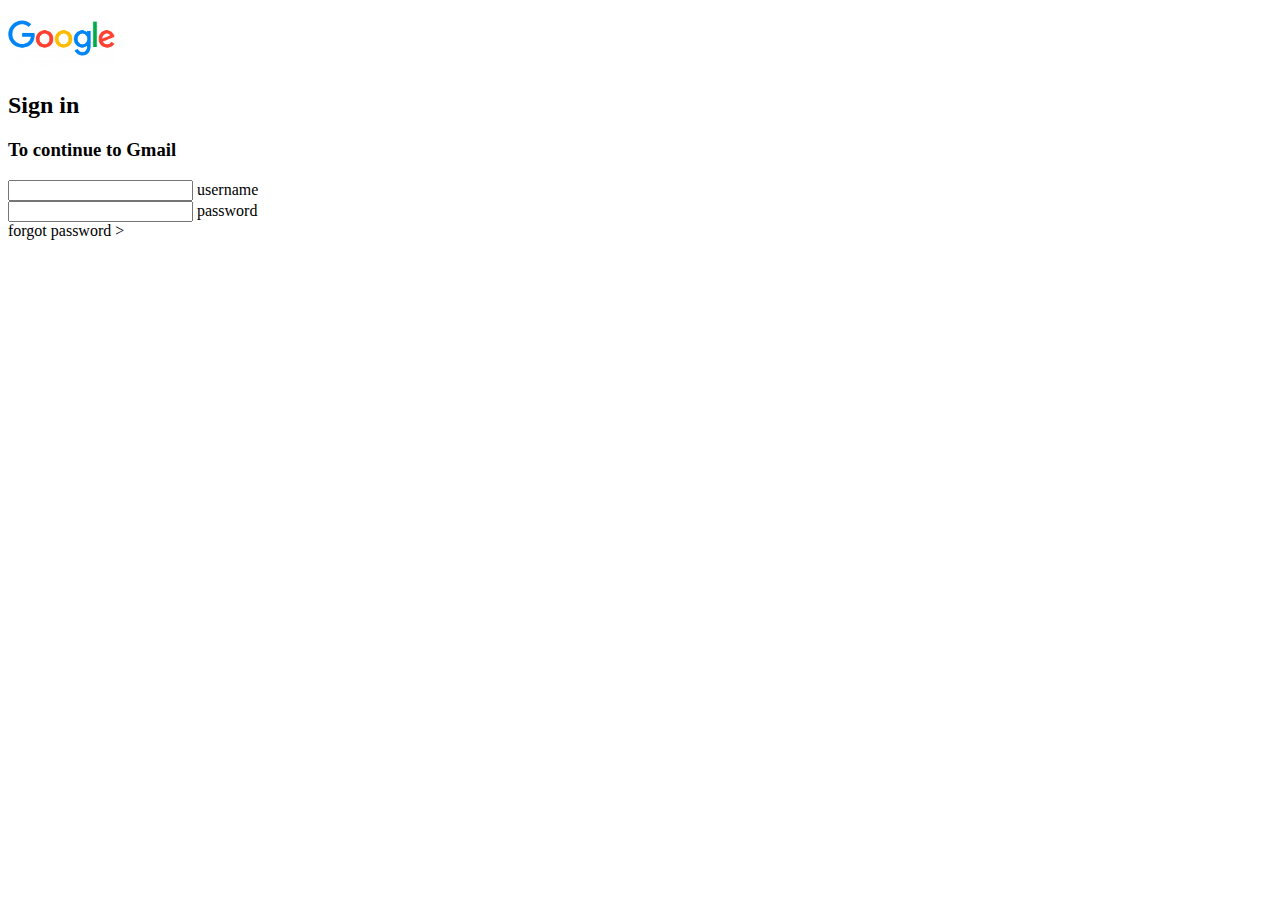
<file: Design1/index.html>
<!DOCTYPE html>
<html lang="en">
<head>
    <meta charset="UTF-8">
    <meta http-equiv="X-UA-Compatible" content="IE=edge">
    <meta name="viewport" content="width=device-width, initial-scale=1.0">
    <title>Document</title>
    <style>
        body{
            overflow-y: auto auto auto;
        }
    </style>
</head>
<body>
    <img src="/Google.png" wight 20vw, height="60vw"   alt="google logo">
    <h2> Sign in</h2>
    <h3>To continue to Gmail</h3>
    <div class="center">
        <form method="post"></form>
        <div class="text_field">
            <input type="text" required>
            <label>username</label>
            <div class="text_field"></div>
            <input type="password" required>
            <label>password</label>
        </div>
        
    </div>
    <div class="pass">forgot password
        >

    </div>
</body>
</html>
</file>
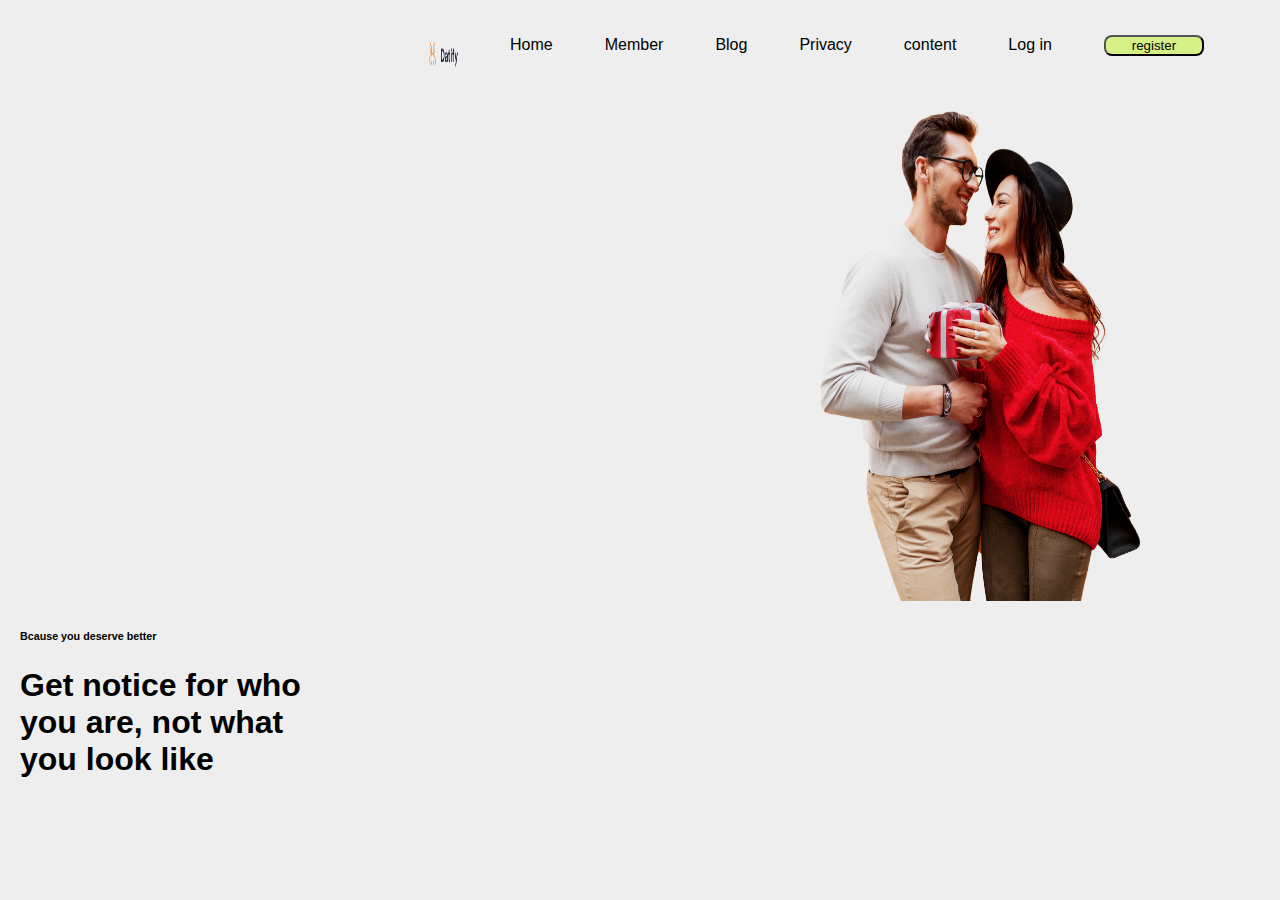
<file: lesson 11/index.html>
<!DOCTYPE html>
<html lang="en">
<head>
    <meta charset="UTF-8">
    <meta http-equiv="X-UA-Compatible" content="IE=edge">
    <meta name="viewport" content="width=device-width, initial-scale=1.0">
    <title>Document</title>
    <link rel="stylesheet" href="index.css">
</head>
<body>
  
<div class="landing">
  <div class="nav">
    <ul>
      <img class="logo2" src="./image/image2.png" alt="">
      <li>Home</li>
      <li>Member</li>
      <li>Blog</li>
      <li>Privacy</li>
      <li>content</li>
      <li>Log in</li>
      <input class="button" type="submit" value="register">
    </ul>
  </div>

  <img class="logo1" src="./image/image1.png" alt="">
  
   <div class="nav1">
    <h6>Bcause you deserve better</h6>
   </div>
    <div class="nav2">
    <h1>Get notice for who <br> you are, not what <br> you look like</h1>
   
   </div>

</div>

 
</body>
</html>
</file>
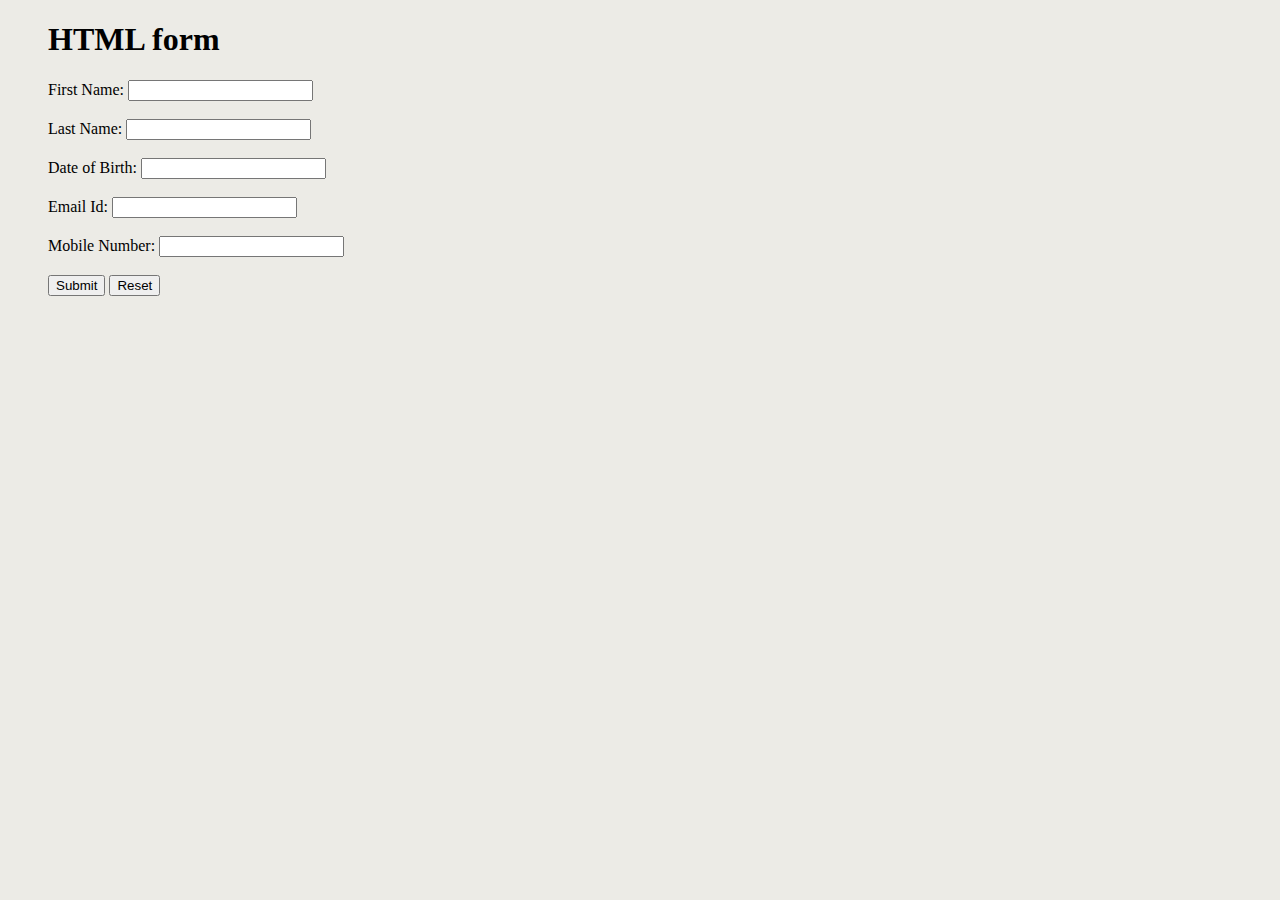
<file: Lesson 12/Index.html>
<!DOCTYPE html>
<html lang="en">
<head>
    <meta charset="UTF-8">
    <meta http-equiv="X-UA-Compatible" content="IE=edge">
    <meta name="viewport" content="width=device-width, initial-scale=1.0">
    <title>Document</title>
    <link rel="stylesheet" href="Style.css">
</head>
<body>
    <div>
        <H1>HTML form</H1>
        <form class="register">
            <label for="fnmae">First Name:</label>
            <input type="text" name="fname" id="fname"> <br><br>
            <label for="lname">Last Name:</label>
            <input type="text" name="lname" id="lname"><br><br>
            <label for="dob"> Date of Birth:</label>
            <input type="text" name="dob" id="dob"><br><br>
            <label for="ei">Email Id:</label>
            <input type="text" name="ei" id="ei"><br><br>
            <label for="mn">Mobile Number:</label>
            <input type="text" name="mn" id="mn"><br><br>
            <div class="sub">
            <input type="Submit" value="Submit" >
            <input type="Reset" value="Reset">
           </div>

        
        </form>
    </div>
</body>
</html>
</file>
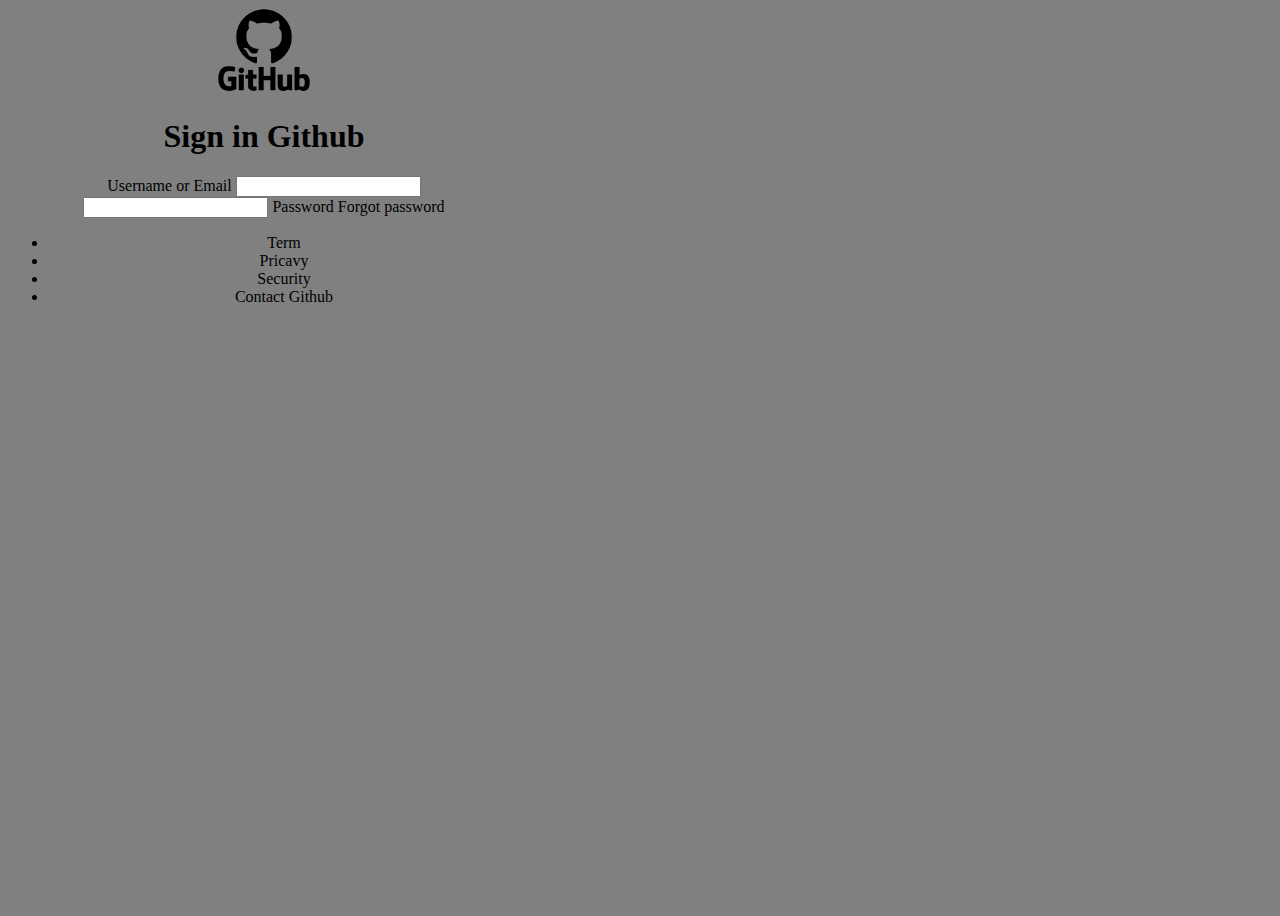
<file: Lesson 4/index.html>
<!DOCTYPE html>
<html lang="en">
<head>
    <meta charset="UTF-8">
    <meta http-equiv="X-UA-Compatible" content="IE=edge">
    <meta name="viewport" content="width=, initial-scale=1.0">
    <title>Github</title>
    <style>
        body{
            width: 40vw;
            height: 100vh;
            overflow-y: hidden;
            text-align: center;
            background-color: gray;

        }
    </style>
</head>
<body>
    
    <img src="logo.png" width= "150"alt="image">
    <h1>Sign in Github</h1>
    <form>
        <label> Username or Email</label>
        <input type="text">
        <div>
            <input type="text">
            <label>Password</label> 
            <label>Forgot password</label>

        </div>
       
        <footer>
            <ul>
                <li>Term</li>
                <li>Pricavy</li>
                <li>Security</li>
                <li>Contact Github</li>
            </ul>
        </footer>

    </form>
</body>
</html>
</file>
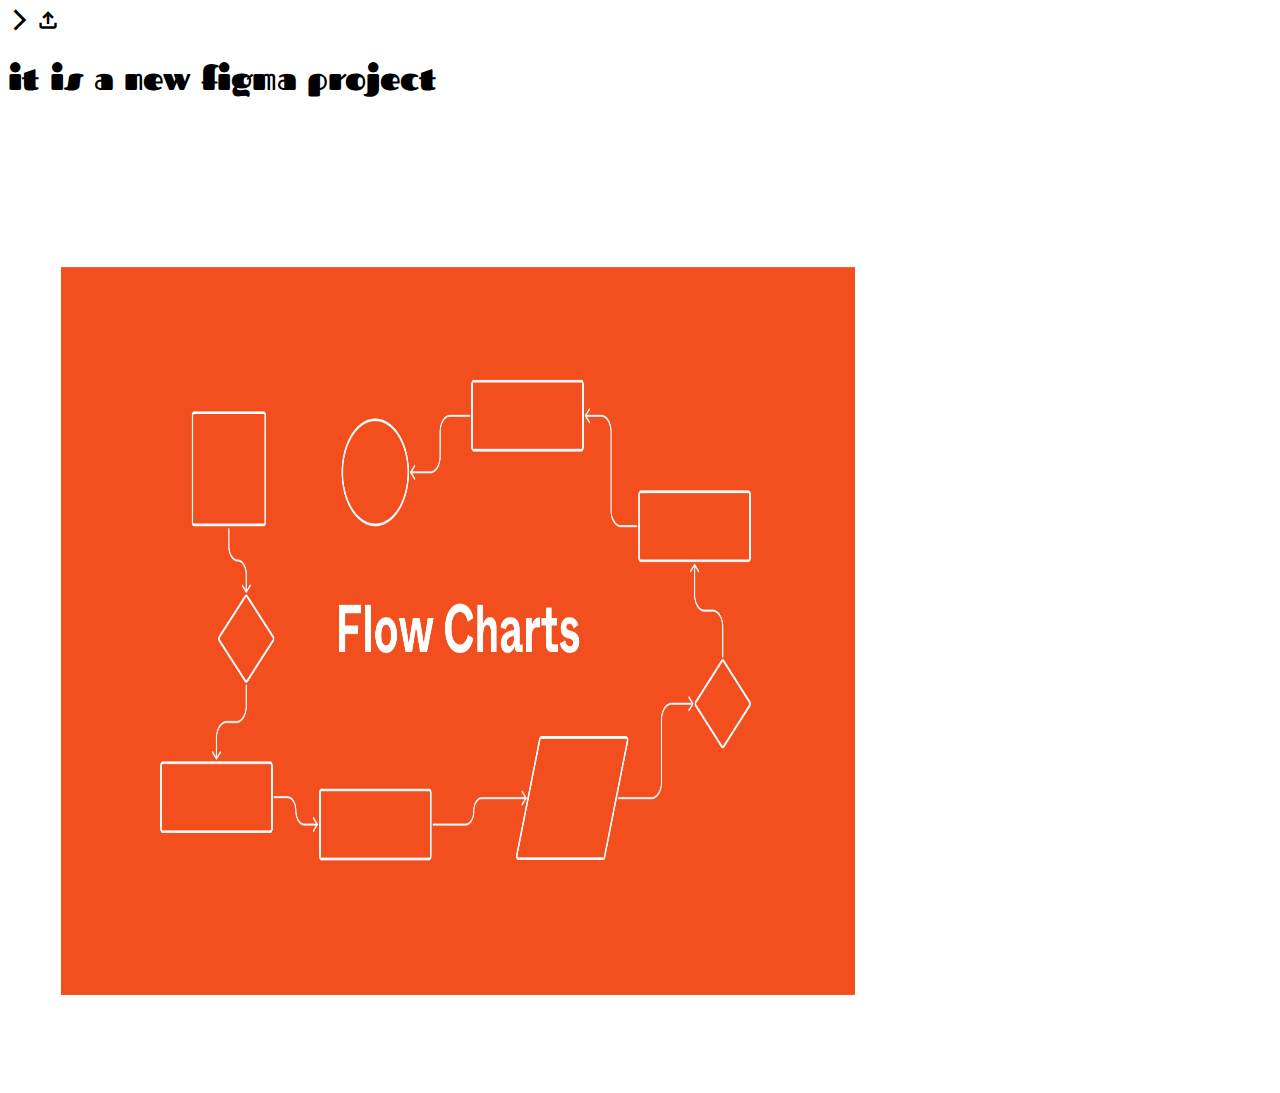
<file: lesson 8/index.html>
<!DOCTYPE html>
<html lang="en">
<head>
    <meta charset="UTF-8">
    <meta http-equiv="X-UA-Compatible" content="IE=edge">
    <meta name="viewport" content="width=device-width, initial-scale=1.0">
    <title>figma </title>
    <link rel="stylesheet" href="stylesheet.css">
    <link rel="stylesheet" href="https://fonts.googleapis.com/css2?family=Material+Symbols+Outlined:opsz,wght,FILL,GRAD@20..48,100..700,0..1,-50..200" />
    <link rel="stylesheet" href="https://fonts.googleapis.com/css2?family=Material+Symbols+Outlined:opsz,wght,FILL,GRAD@20..48,100..700,0..1,-50..200" />
</head>
<body>
    <span class="material-symbols-outlined">  arrow_forward_ios
    </span>

        <span class="material-symbols-outlined">
            file_upload
            </span>
      
 
    <h1>it is a new figma project</h1>
    <img src="./logo.png" alt="">
</body>
</html>
</file>
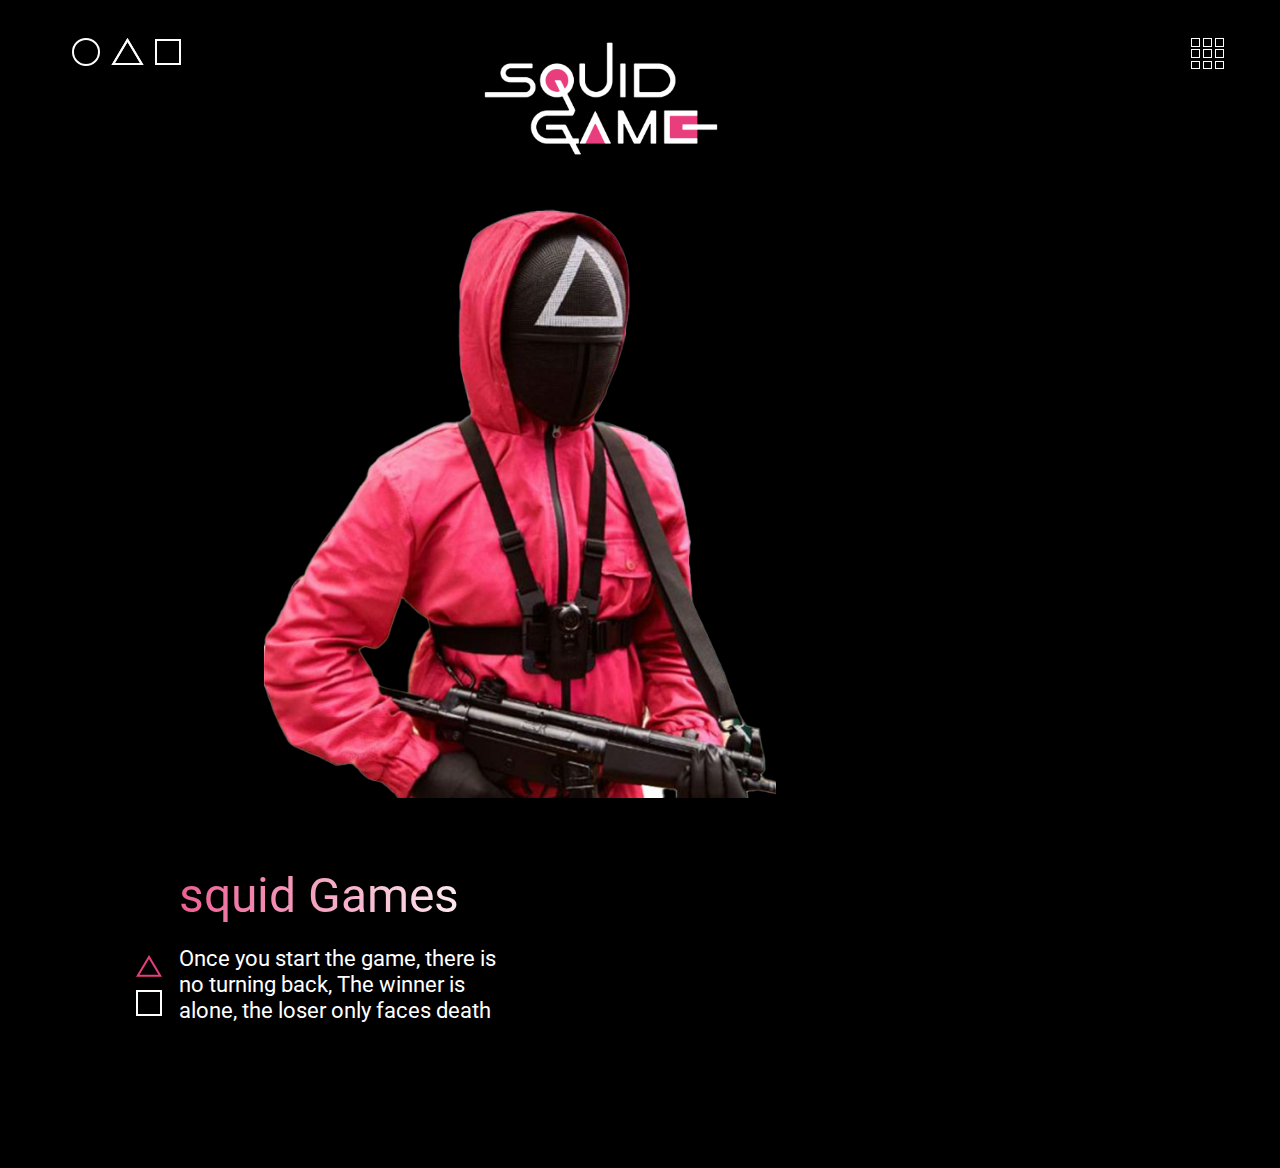
<file: lesson13/index.html>
<!DOCTYPE html>
<html lang="en">
<head>
    <meta charset="UTF-8">
    <meta http-equiv="X-UA-Compatible" content="IE=edge">
    <meta name="viewport" content="width=device-width, initial-scale=1.0">
    <title>Document</title>
    <link rel="stylesheet" href="style.css">
</head>
<body>
   
   <div class="squid-game">
      <div class="squid-game__nav">
          <img src="./images/logo.svg" alt="">
          <img src="./images/logo 1.svg" alt="">
          <img src="./images/logo 2.svg" alt="">
      </div> 

      <div class="squid-game__main">
     
       <img class="p" src="./images/Frame 1.svg" alt="">
    
        <div class="squid-game__main-content">
            <h1>squid Games</h1>
            <p>  Once you start the game, there is no 
                turning back, The winner is alone, the 
                loser only faces death</p>
            <div class="squid-game__main-content-icons">

                <img src="./images/rec.svg" alt="">
                <img src="./images/square.svg" alt="">
            
            </div>
            
            </div>
      </div>
    </div>
</body>
</html>
</file>
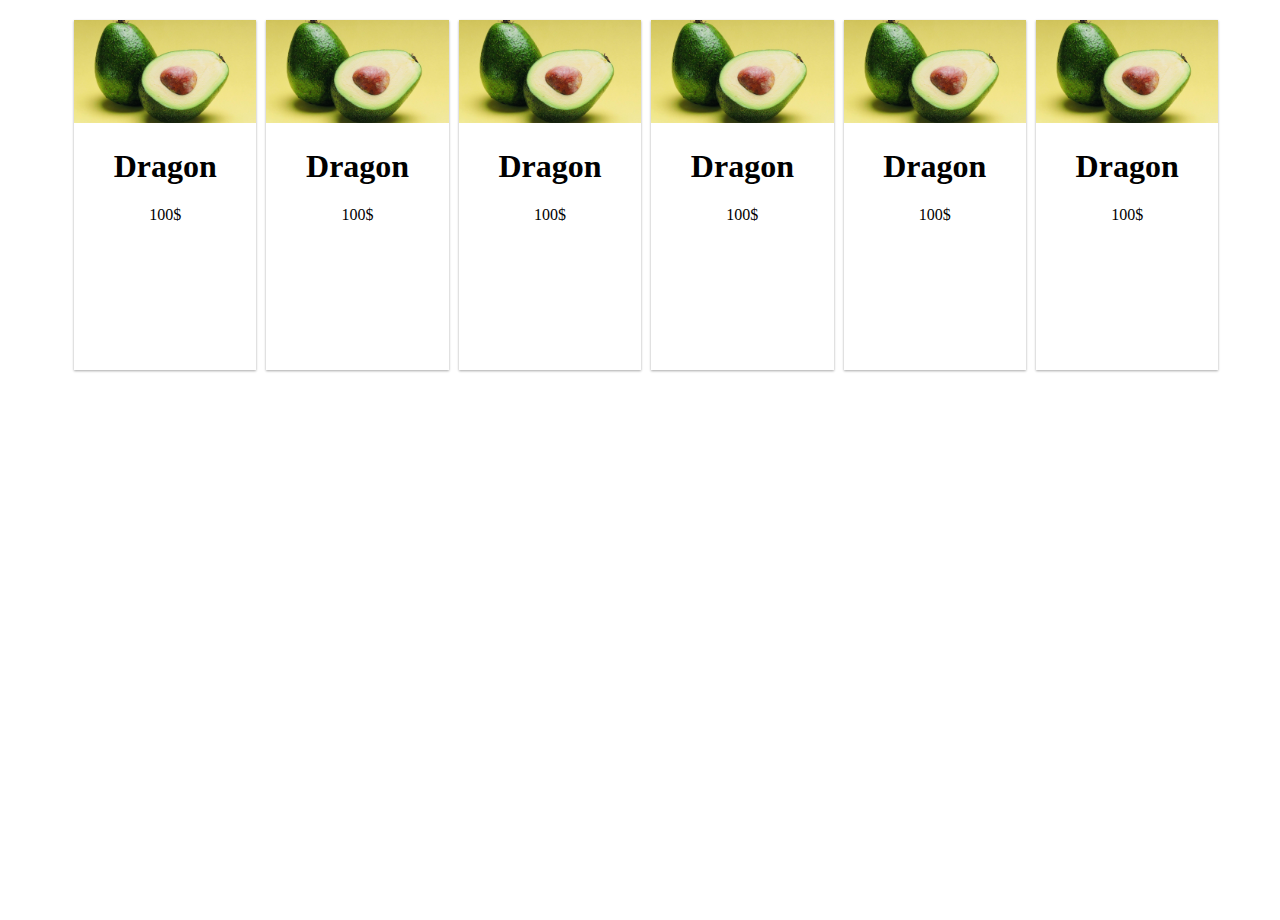
<file: Lesson 4/design 1/image/fruits/index.html>
<!DOCTYPE html>
<html lang="en">
<head>
    <meta charset="UTF-8">
    <meta http-equiv="X-UA-Compatible" content="IE=edge">
    <meta name="viewport" content="width=device-width, initial-scale=1.0">
    <title>fruits price</title>
    <link rel="stylesheet" href="style.css">
</head>
<body>
    <div class="foods">
        <div class="foods-row">
            <div class="foods__cart">
                <div class="cart__img">
                    <img src="./1_avocado.jpg" width="100%"/>
                </div>
                <h1 class="cart__name">Dragon</h1>
                <p class="cart__price">100$</p>
            </div>
            <div class="foods__cart">
                <div class="cart__img">
                    <img src="./1_avocado.jpg" width="100%"/>
                </div>
                <h1 class="cart__name">Dragon</h1>
                <p class="cart__price">100$</p>
            </div>
            <div class="foods__cart">
                <div class="cart__img">
                    <img src="./1_avocado.jpg" width="100%"/>
                </div>
                <h1 class="cart__name">Dragon</h1>
                <p class="cart__price">100$</p>
            </div>
            <div class="foods__cart">
                <div class="cart__img">
                    <img src="./1_avocado.jpg" width="100%"/>
                </div>
                <h1 class="cart__name">Dragon</h1>
                <p class="cart__price">100$</p>
            </div>
            <div class="foods__cart">
                <div class="cart__img">
                    <img src="./1_avocado.jpg" width="100%"/>
                </div>
                <h1 class="cart__name">Dragon</h1>
                <p class="cart__price">100$</p>
            </div>
            <div class="foods__cart">
                <div class="cart__img">
                    <img src="./1_avocado.jpg" width="100%"/>
                </div>
                <h1 class="cart__name">Dragon</h1>
                <p class="cart__price">100$</p>
            </div>
        </div>
    </div>
</body>
</html>
</file>
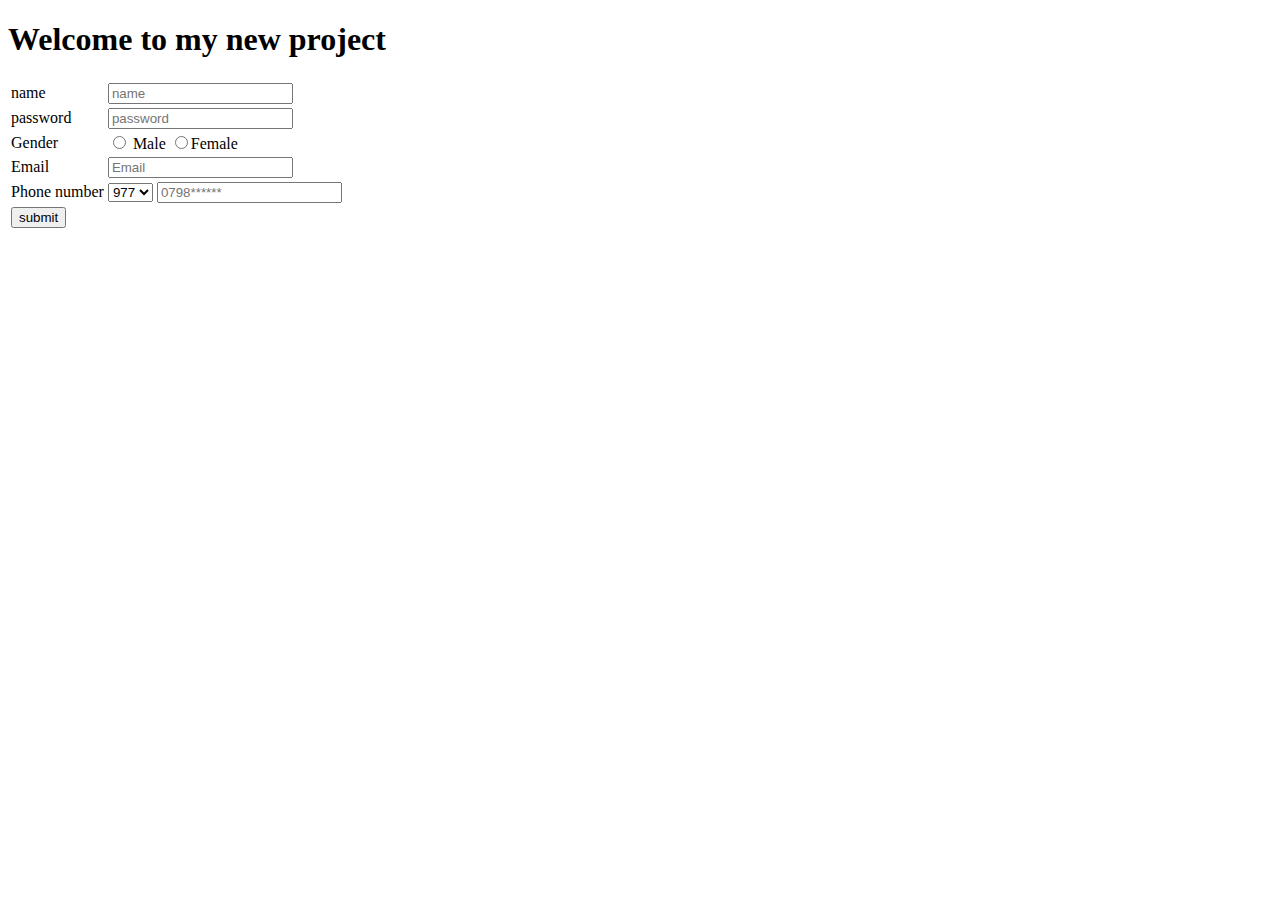
<file: project .html>
<!DOCTYPE html>
<html lang="en">
<head>
    <meta charset="UTF-8">
    <meta http-equiv="X-UA-Compatible" content="IE=edge">
    <meta name="viewport" content="width=device-width, initial-scale=1.0">
    <title>The new project</title>
</head>
<body>
   
    <h1>Welcome to my new project</h1>
    <form>
        <table>
            <tr>
                <td>name</td>
                <td>
                    <input type="text" placeholder="name" name="">
                </td>
            </tr>
             <tr>
                <td>password</td>
                <td>
                    <input type="password" placeholder="password">
                </td>
             </tr>
             <tr>
                <td>Gender</td>
                <td>
                    <input type= "radio" name="Gender"> Male
                    <input type= "radio" name="Gender">Female
                </td>
             </tr>
             <td>
                Email
             </td>
             <td>
                <input type="Email" placeholder="Email">
             </td>
             <tr>
                <td>
                    Phone number
                </td>
                <td>
                    <select>
                        <option>977</option>
                        <option>978</option>
                        <option>979</option>
                        <option>975</option>
                        <option>974</option>
                        <option>973</option>
                    </select>
                    <input type="phone" placeholder="0798******" name="">
                </td>
             </tr>
             <tr>
                <td>
                    <input type="submit" value="submit">
                </td>
             </tr>
        
        </table>

    </form>
    
</body>
</html>
</file>
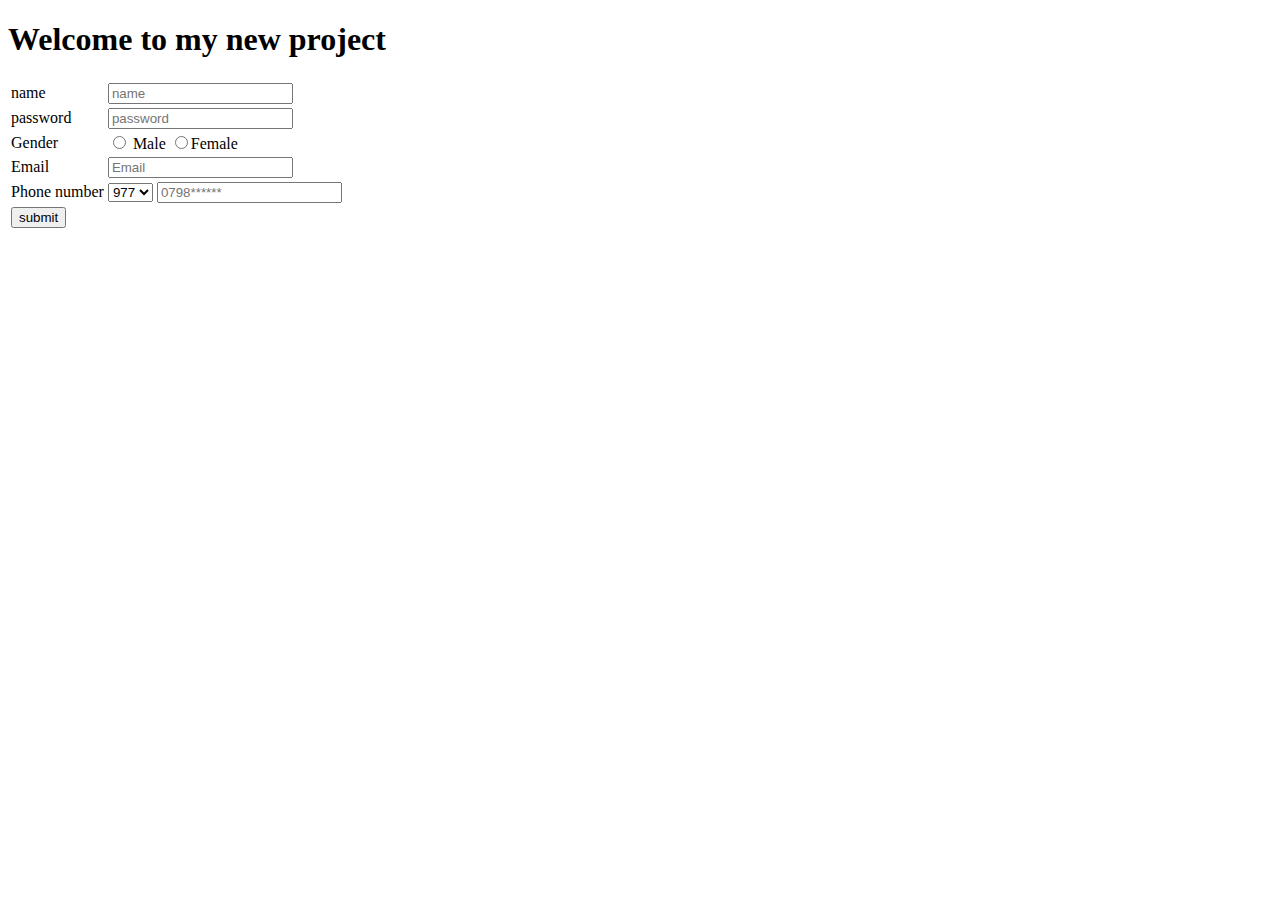
<file: project.html>
<!DOCTYPE html>
<html lang="en">
<head>
    <meta charset="UTF-8">
    <meta http-equiv="X-UA-Compatible" content="IE=edge">
    <meta name="viewport" content="width=device-width, initial-scale=1.0">
    <title>The new project</title>
</head>
<body>
    <a href="project.css"></a>
    <h1>Welcome to my new project</h1>
    <form>
        <table>
            <tr>
                <td>name</td>
                <td>
                    <input type="text" placeholder="name" name="">
                </td>
            </tr>
             <tr>
                <td>password</td>
                <td>
                    <input type="password" placeholder="password">
                </td>
             </tr>
             <tr>
                <td>Gender</td>
                <td>
                    <input type= "radio" name="Gender"> Male
                    <input type= "radio" name="Gender">Female
                </td>
             </tr>
             <td>
                Email
             </td>
             <td>
                <input type="Email" placeholder="Email">
             </td>
             <tr>
                <td>
                    Phone number
                </td>
                <td>
                    <select>
                        <option>977</option>
                        <option>978</option>
                        <option>979</option>
                        <option>975</option>
                        <option>974</option>
                        <option>973</option>
                    </select>
                    <input type="phone" placeholder="0798******" name="">
                </td>
             </tr>
             <tr>
                <td>
                    <input type="submit" value="submit">
                </td>
             </tr>
        
        </table>

    </form>
    
</body>
</html>
</file>
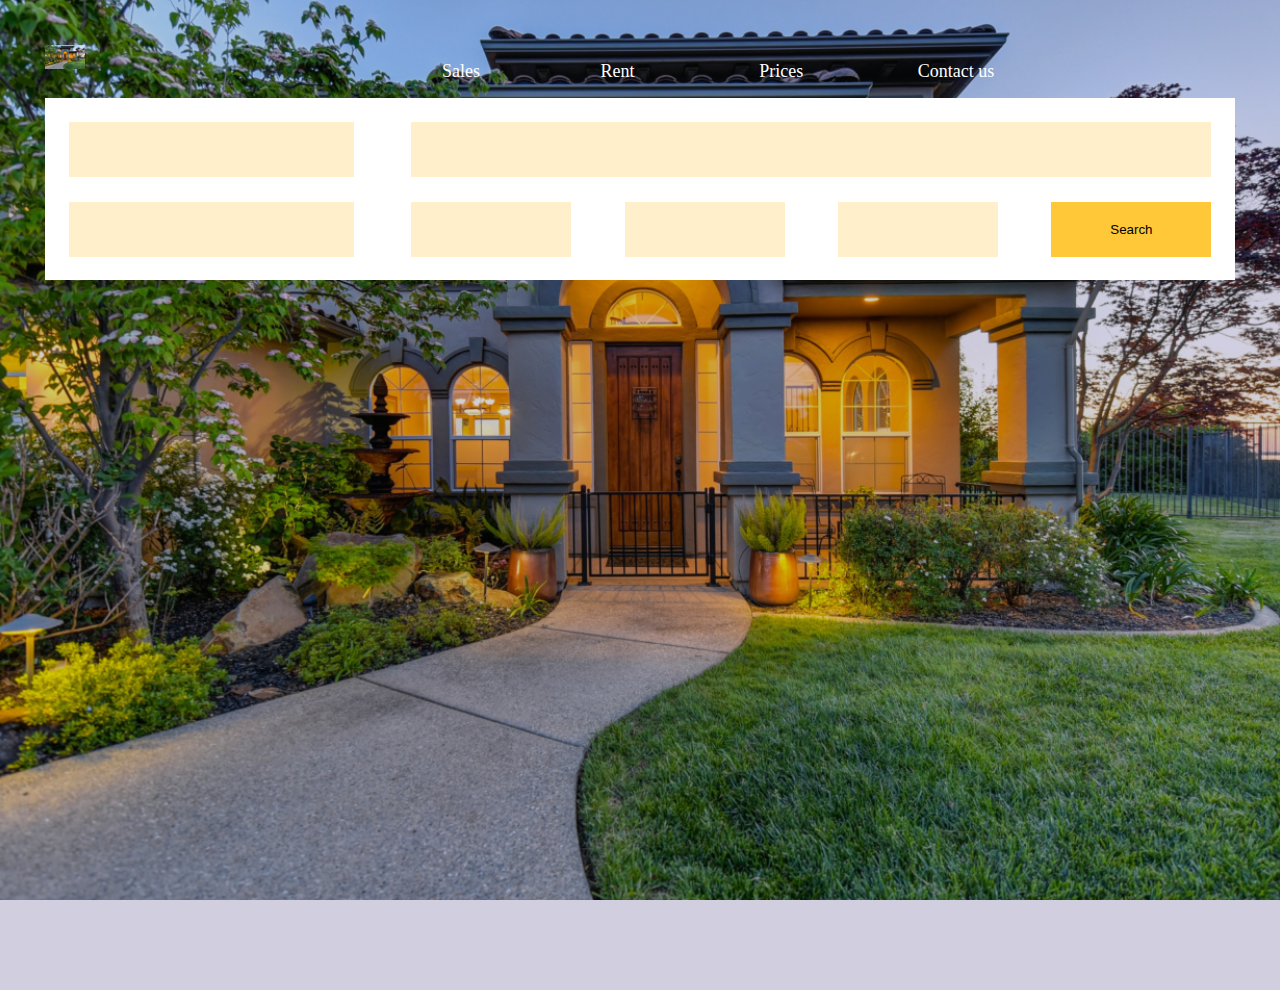
<file: lesson 8/indexd.html>
<!DOCTYPE html>
<html lang="en">
<head>
    <meta charset="UTF-8">
    <meta http-equiv="X-UA-Compatible" content="IE=edge">
    <meta name="viewport" content="width=device-width, initial-scale=1.0">
    <title>Document</title>
    <link rel="stylesheet" href="style.css">
</head>
<body>
    <div class="landing">
        <div class="navigation">
            <div class="navigation__pic">
                <img src="./bg.png" height="24px"/>
            </div>
            <div class="navigation__menues">
                <ul>
                    <li>Sales</li>
                    <li>Rent</li>
                    <li>Prices</li>
                    <li>Contact us</li>
                </ul>
            </div>
        </div>
        <div></div>
        <div class="search">
            <div class="seaerch__first-column">
                <div class="search__box-yellow"></div>
                <div class="search__box-yellow"></div>
            </div>
            <div class="search__second-column">
                <div class="search__box-yellow"></div>
                <div class="search__details">
                    <div class="search__detail search__box-yellow"></div>
                    <div class="search__detail search__box-yellow"></div>
                    <div class="search__detail search__box-yellow"></div>
                    <button class="search__box-yellow search__detail-btn ">Search</button>
                </div>
            </div>
        </div>
    </div>
    
</body>
</html>
</file>
<file: lesson 11/index.css>
body{
  
    margin: 20px;
    background-color: #eee;
    font-family: 'Lucida Sans', 'Lucida Sans Regular', 'Lucida Grande', 'Lucida Sans Unicode', Geneva, Verdana, sans-serif;
    
}
.landing{
    align-items: stretch;
}

.nav>ul{
  padding-right: 30px;  
  padding-left: 30%;
  list-style: none;
  display: flex;
  flex-direction: row;
  align-items: center;
  justify-content: space-around;
        
}
.logo1{

}
.logo2{
    height: 30px;
    width: 30px;
    align-items: top;
    padding-left: 10px;
    padding-top: 20px;
  }
img{
    width: 25vw;
    height: 55vh;
    padding-left: 800px;
    padding-top: 20px;
   
}
.button{
    background-color: rgb(214, 240, 136);
    width: 100px;
    border-radius: 8px;
    
}
.nav1{
margin-top: auto;
    
}
</file>
<file: Lesson 12/Style.css>
body{
    background-color: rgb(236, 235, 230);
    padding-left: 40px;
}

.register{
    
}
</file>
<file: lesson 8/stylesheet.css>
@import url('https://fonts.googleapis.com/css2?family=Fascinate&display=swap');



.material-symbols-outlined {
  font-variation-settings:
  'FILL' 0,
  'wght' 400,
  'GRAD' 0,
  'opsz' 48
  
   
}
.material-symbols-outlined {
    font-variation-settings:
    'FILL' 0,
    'wght' 800,
    'GRAD' 0,
    'opsz' 48
    
  }
  
img{
    margin-top: 60px;
    display: block inline;
    width: 100vh;
    height: 100vh;
}
h1{
    font-family: 'Fascinate'  
}
</file>
<file: Lesson 4/design 1/image/fruits/style.css>
body {
    margin: 0;
}

.foods {
    width: 100vw;
    height: 100vh;
    padding-top: 20px;
}

.foods-row {
    height: 400px;
    text-align: center;
    padding-left: 5%;
}

.foods__cart {
    height: 350px;
    width: 15%;
    float: left;
    text-align: center;
    box-shadow: 0 1px 3px rgba(0,0,0,0.12), 0 1px 2px rgba(0,0,0,0.24);
    transition: all 0.3s cubic-bezier(.25,.8,.25,1);
    margin-left: 10px;
}

.cart__img {
    width: 100%;
}
</file>
<file: lesson 8/style.css>
body{
    margin: 0;
}

.landing {
    width: 93vw;
    height: 100vh;
    background:url('./bg.png') rgba(179, 173, 203, 0.6);
    background-size:cover;
    background-blend-mode: multiply;
    background-position: center;
    background-attachment: fixed;
    padding: 3.5vw;
    display: flex;
    flex-direction: column ;
}

.navigation {
    display: flex;
    flex-direction: row;
    justify-content: space-between;
}

.navigation__menues {
    width: 70%;
    display: flex;
    justify-content: flex-end;
}
.navigation__menues > ul{
    width: 100%;
    display: flex;
    
}

.navigation__menues > ul > li{
    width: 20%;
    color: white;
    list-style: none;
    font-size: 18px;
    flex-direction: row-reverse;
}

.search {
    width: 96%;
    height: 135px;
    background-color: white;
    display: flex;
    padding: 2%;
    justify-content: space-between;
}

.seaerch__first-column {
    width: 25%;
    display: flex;
    flex-direction: column;
    justify-content: space-between;
}

.search__second-column {
    width: 70%;
    height: 100%;
    display: flex;
    flex-direction: column;
    justify-content: space-between;
}

.search__details {
    width: 100%;
    display: flex;
    justify-content: space-between;

}

.search__detail {
    width: 20%;
}

.search__detail-btn {
    width: 20%;
    background-color: #FFC839 !important;
    color: black;
    display: flex;
    flex-direction: column;
    justify-content: center;
    align-items: center;
    cursor: pointer;
    border: none;
}

.search__box-yellow{
    height: 55px;
    background-color: #FFF0CB;
}
</file>
<file: lesson13/style.css>
@import url('https://fonts.googleapis.com/css2?family=Roboto&display=swap');
@import url('https://cdnjs.cloudflare.com/ajax/libs/animate.css/4.1.1/animate.min.css');

body{
    font-family: sans-serif;
    background-color: black;
}
.squid-game{
    background-color: black;
    width: 100vw;
    height: 100vh;

}
.squid-game__nav{
 height: 120px;
 padding-top: 30px;
 padding-left: 5%;
 padding-right: 5%;
 display: grid;
 grid-template-columns: 20% 40% 10%;
 grid-column-gap: 15% 
 }

 .p {
 
    height: 40%;
    width: 40%;
   padding-left: 20%;
 }
 .squid-game__nav img:first-child {
    justify-self: start;
} 

.squid-game__nav img:last-child {
    justify-self: end;
} 
.squid-game__main-content {
    /* height: 100%; */
    width: 40%;
    display: grid;
    grid-template-columns: repeat(3, 1fr);
    grid-template-rows: repeat(3, 1fr);
}

.squid-game__main-content h1 {
    grid-column-start: 2;
    grid-column-end: 4;
    background: linear-gradient(265.95deg, #FFFFFF -15.55%, #E93E7D 123.26%);
    -webkit-background-clip: text;
    -webkit-text-fill-color: transparent;
    background-clip: text;
    text-fill-color: transparent;
    font-family: 'Roboto';
    font-style: normal;
    font-weight: 400;
    font-size: 48px;
    line-height: 56px;
    place-self: end start;
    margin: 0;
}

.squid-game__main-content p {
    grid-column-start: 2;
    grid-column-end: 4;
    grid-row-start: 2;
    font-family: 'Roboto';
    font-style: normal;
    font-weight: 400;
    font-size: 22px;
    line-height: 26px;
    color: #FFFFFF;
}

.squid-game__main-content-icons {
    grid-column-start: 1;
    grid-row-start: 2;
    width: 100%;
    height: 100%;
    display: grid;
    grid-template-columns: repeat(2,1fr) 30px 15px;
    grid-template-rows: repeat(4,1fr);
}

.squid-game__main-content-icons img:first-child {
    grid-column-start: 3;
    grid-row-start: 2;  
    justify-self: center;
}

.squid-game__main-content-icons img:last-child {
    grid-column-start: 3;
    grid-row-start: 3;  
    justify-self: center;
    align-self: end;
    animation: heartBeat infinite 2s;
}
</file>
